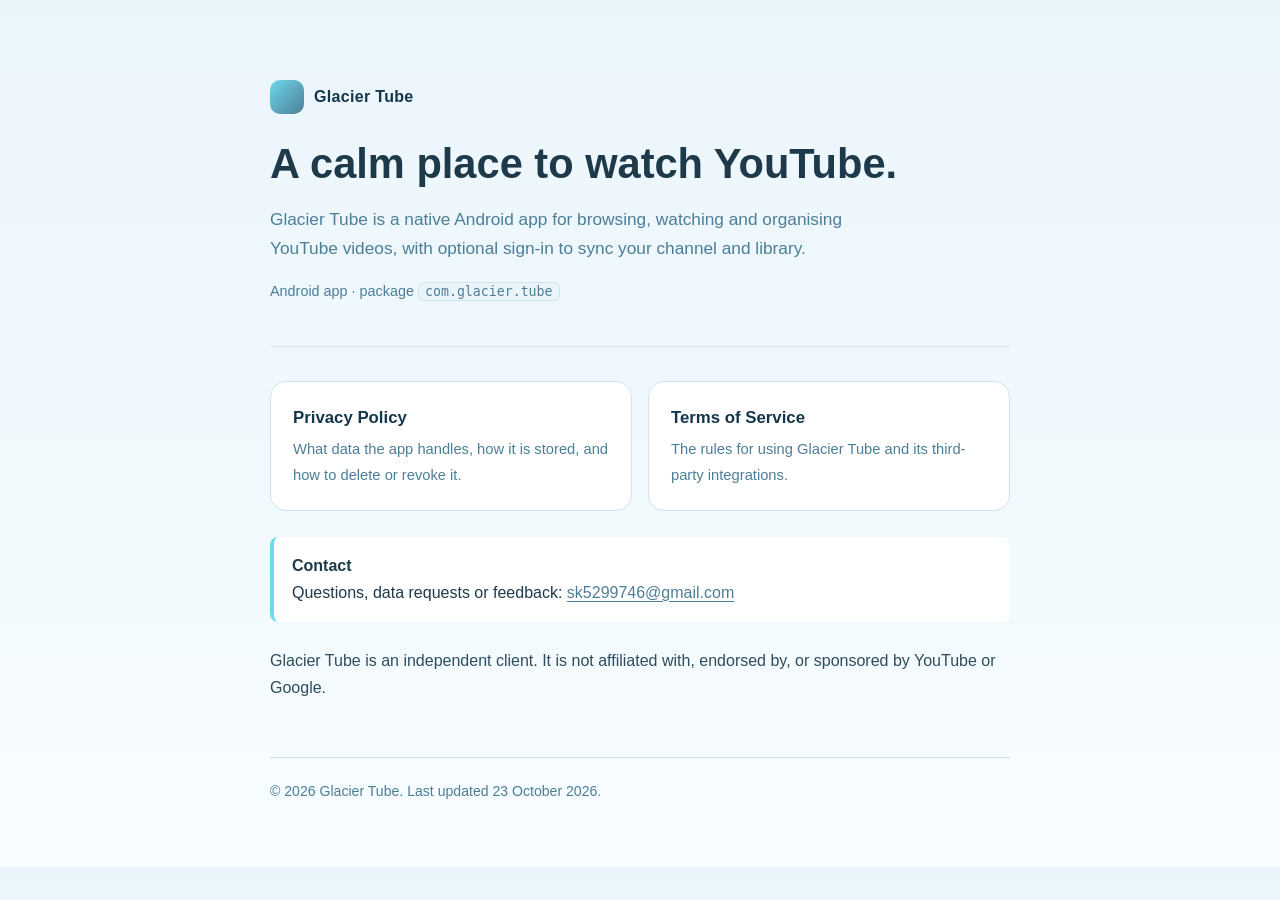
<file: index.html>
<!doctype html>
<html lang="en">
<head>
  <meta charset="utf-8">
  <meta name="viewport" content="width=device-width, initial-scale=1">
  <title>Glacier Tube</title>
  <meta name="description" content="Glacier Tube is a native Android app for browsing and watching YouTube videos.">
  <link rel="stylesheet" href="style.css">
</head>
<body>
  <div class="wrap">
    <header class="site">
      <a class="brand" href="index.html">
        <span class="brand-mark" aria-hidden="true"></span>
        Glacier Tube
      </a>
      <h1>A calm place to watch YouTube.</h1>
      <p class="lede">
        Glacier Tube is a native Android app for browsing, watching and organising
        YouTube videos, with optional sign-in to sync your channel and library.
      </p>
      <p class="meta">Android app &middot; package <code>com.glacier.tube</code></p>
    </header>

    <main>
      <div class="cards">
        <a class="card" href="privacy.html">
          <strong>Privacy Policy</strong>
          <span>What data the app handles, how it is stored, and how to delete or revoke it.</span>
        </a>
        <a class="card" href="terms.html">
          <strong>Terms of Service</strong>
          <span>The rules for using Glacier Tube and its third-party integrations.</span>
        </a>
      </div>

      <div class="notice">
        <strong>Contact</strong><br>
        Questions, data requests or feedback:
        <a href="mailto:sk5299746@gmail.com">sk5299746@gmail.com</a>
      </div>

      <p>
        Glacier Tube is an independent client. It is not affiliated with, endorsed by,
        or sponsored by YouTube or Google.
      </p>
    </main>

    <footer class="site">
      &copy; 2026 Glacier Tube. Last updated 23 October 2026.
    </footer>
  </div>
</body>
</html>
</file>
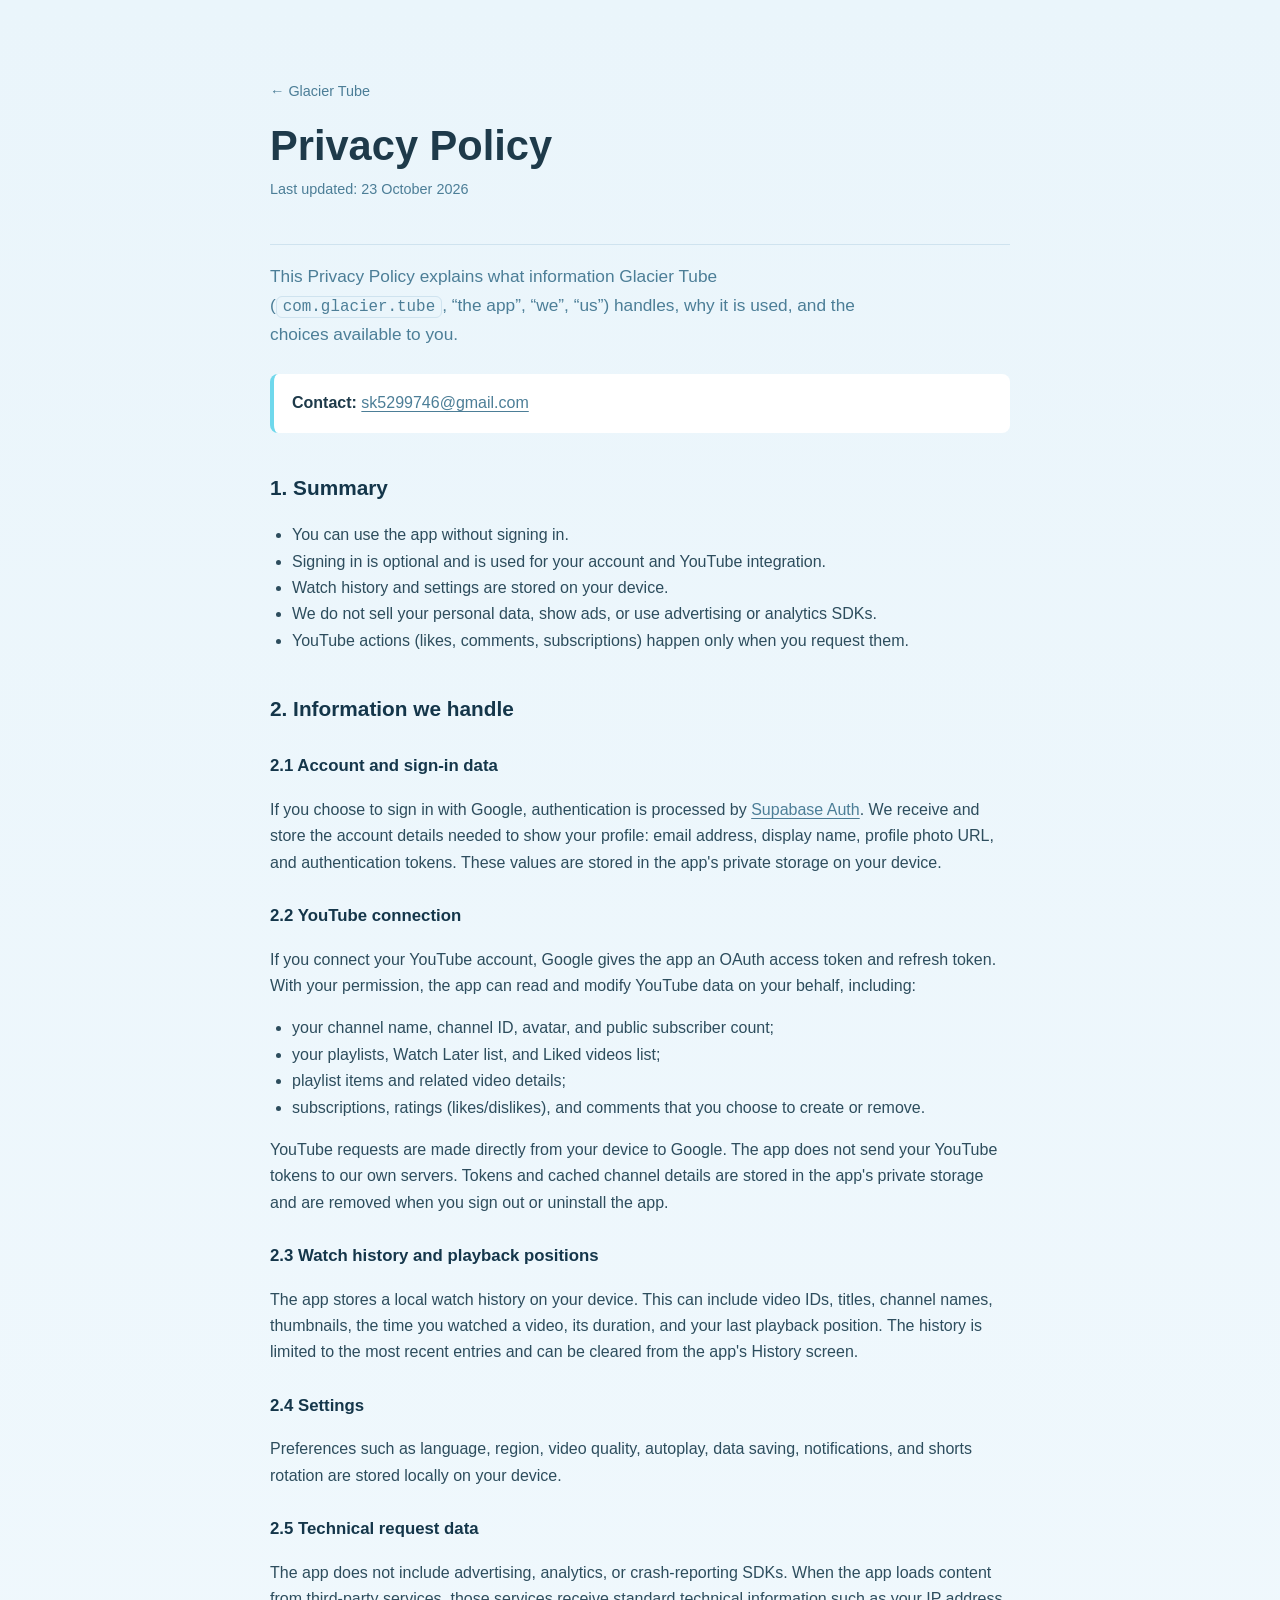
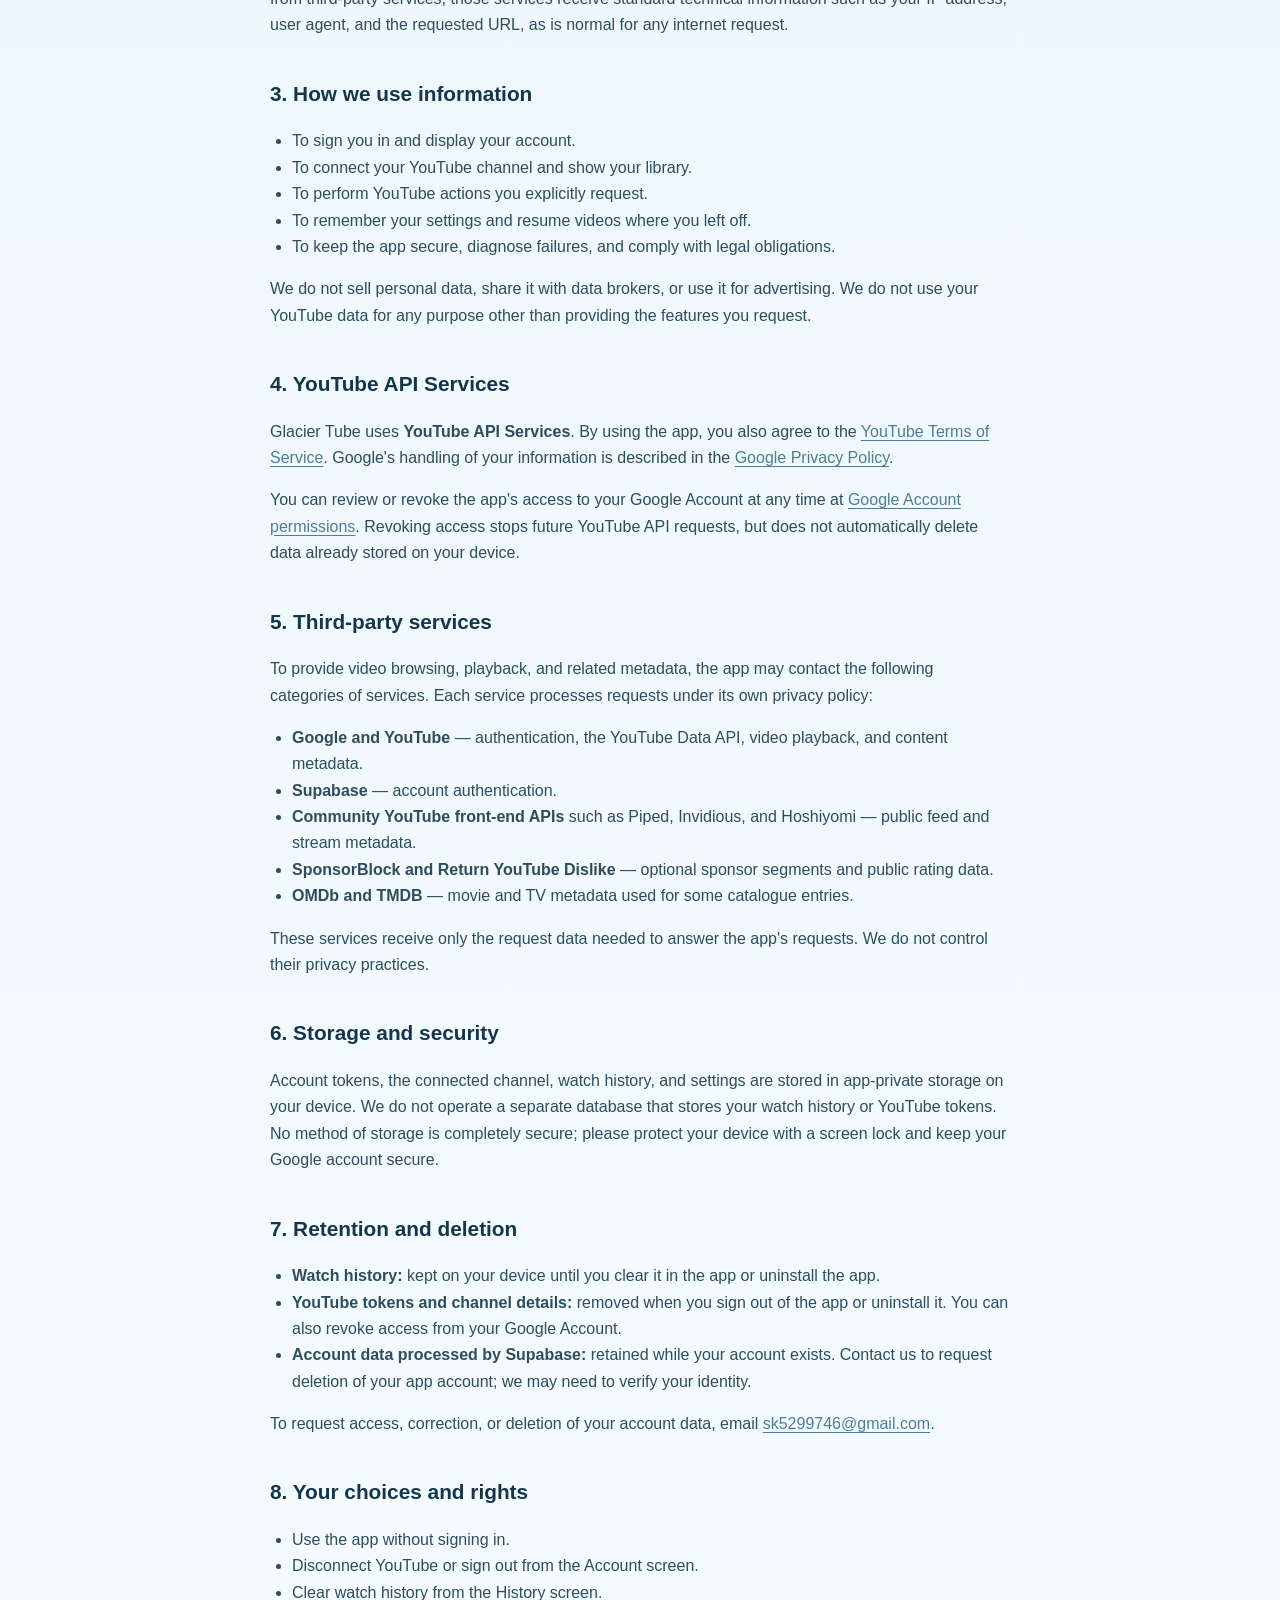
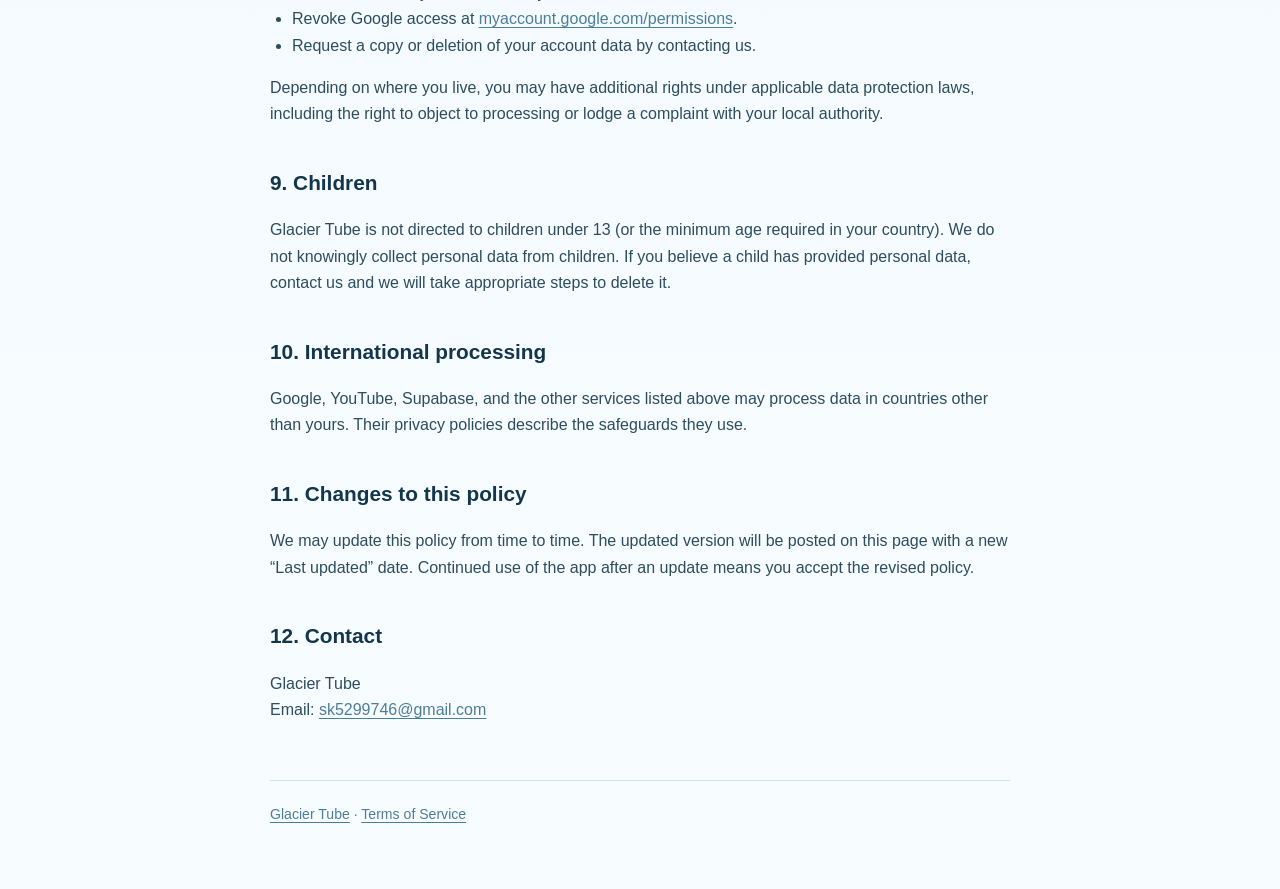
<file: privacy.html>
<!doctype html>
<html lang="en">
<head>
  <meta charset="utf-8">
  <meta name="viewport" content="width=device-width, initial-scale=1">
  <title>Privacy Policy &middot; Glacier Tube</title>
  <meta name="description" content="How Glacier Tube handles your data, including YouTube API Services and account information.">
  <link rel="stylesheet" href="style.css">
</head>
<body>
  <div class="wrap">
    <header class="site">
      <nav class="back"><a href="index.html">&larr; Glacier Tube</a></nav>
      <h1>Privacy Policy</h1>
      <p class="meta">Last updated: 23 October 2026</p>
    </header>

    <main>
      <p class="lede">
        This Privacy Policy explains what information Glacier Tube
        (<code>com.glacier.tube</code>, &ldquo;the app&rdquo;, &ldquo;we&rdquo;,
        &ldquo;us&rdquo;) handles, why it is used, and the choices available to you.
      </p>

      <div class="notice">
        <strong>Contact:</strong>
        <a href="mailto:sk5299746@gmail.com">sk5299746@gmail.com</a>
      </div>

      <h2>1. Summary</h2>
      <ul>
        <li>You can use the app without signing in.</li>
        <li>Signing in is optional and is used for your account and YouTube integration.</li>
        <li>Watch history and settings are stored on your device.</li>
        <li>We do not sell your personal data, show ads, or use advertising or analytics SDKs.</li>
        <li>YouTube actions (likes, comments, subscriptions) happen only when you request them.</li>
      </ul>

      <h2>2. Information we handle</h2>

      <h3>2.1 Account and sign-in data</h3>
      <p>
        If you choose to sign in with Google, authentication is processed by
        <a href="https://supabase.com/privacy" rel="noopener">Supabase Auth</a>.
        We receive and store the account details needed to show your profile:
        email address, display name, profile photo URL, and authentication tokens.
        These values are stored in the app's private storage on your device.
      </p>

      <h3>2.2 YouTube connection</h3>
      <p>
        If you connect your YouTube account, Google gives the app an OAuth access
        token and refresh token. With your permission, the app can read and modify
        YouTube data on your behalf, including:
      </p>
      <ul>
        <li>your channel name, channel ID, avatar, and public subscriber count;</li>
        <li>your playlists, Watch Later list, and Liked videos list;</li>
        <li>playlist items and related video details;</li>
        <li>subscriptions, ratings (likes/dislikes), and comments that you choose to create or remove.</li>
      </ul>
      <p>
        YouTube requests are made directly from your device to Google. The app does
        not send your YouTube tokens to our own servers. Tokens and cached channel
        details are stored in the app's private storage and are removed when you
        sign out or uninstall the app.
      </p>

      <h3>2.3 Watch history and playback positions</h3>
      <p>
        The app stores a local watch history on your device. This can include video
        IDs, titles, channel names, thumbnails, the time you watched a video, its
        duration, and your last playback position. The history is limited to the most
        recent entries and can be cleared from the app's History screen.
      </p>

      <h3>2.4 Settings</h3>
      <p>
        Preferences such as language, region, video quality, autoplay, data saving,
        notifications, and shorts rotation are stored locally on your device.
      </p>

      <h3>2.5 Technical request data</h3>
      <p>
        The app does not include advertising, analytics, or crash-reporting SDKs.
        When the app loads content from third-party services, those services receive
        standard technical information such as your IP address, user agent, and the
        requested URL, as is normal for any internet request.
      </p>

      <h2>3. How we use information</h2>
      <ul>
        <li>To sign you in and display your account.</li>
        <li>To connect your YouTube channel and show your library.</li>
        <li>To perform YouTube actions you explicitly request.</li>
        <li>To remember your settings and resume videos where you left off.</li>
        <li>To keep the app secure, diagnose failures, and comply with legal obligations.</li>
      </ul>
      <p>
        We do not sell personal data, share it with data brokers, or use it for
        advertising. We do not use your YouTube data for any purpose other than
        providing the features you request.
      </p>

      <h2>4. YouTube API Services</h2>
      <p>
        Glacier Tube uses <strong>YouTube API Services</strong>. By using the app, you
        also agree to the
        <a href="https://www.youtube.com/t/terms" rel="noopener">YouTube Terms of Service</a>.
        Google's handling of your information is described in the
        <a href="https://policies.google.com/privacy" rel="noopener">Google Privacy Policy</a>.
      </p>
      <p>
        You can review or revoke the app's access to your Google Account at any time at
        <a href="https://myaccount.google.com/permissions" rel="noopener">Google Account permissions</a>.
        Revoking access stops future YouTube API requests, but does not automatically
        delete data already stored on your device.
      </p>

      <h2>5. Third-party services</h2>
      <p>
        To provide video browsing, playback, and related metadata, the app may contact
        the following categories of services. Each service processes requests under its
        own privacy policy:
      </p>
      <ul>
        <li><strong>Google and YouTube</strong> &mdash; authentication, the YouTube Data API, video playback, and content metadata.</li>
        <li><strong>Supabase</strong> &mdash; account authentication.</li>
        <li><strong>Community YouTube front-end APIs</strong> such as Piped, Invidious, and Hoshiyomi &mdash; public feed and stream metadata.</li>
        <li><strong>SponsorBlock and Return YouTube Dislike</strong> &mdash; optional sponsor segments and public rating data.</li>
        <li><strong>OMDb and TMDB</strong> &mdash; movie and TV metadata used for some catalogue entries.</li>
      </ul>
      <p>
        These services receive only the request data needed to answer the app's
        requests. We do not control their privacy practices.
      </p>

      <h2>6. Storage and security</h2>
      <p>
        Account tokens, the connected channel, watch history, and settings are stored
        in app-private storage on your device. We do not operate a separate database
        that stores your watch history or YouTube tokens. No method of storage is
        completely secure; please protect your device with a screen lock and keep your
        Google account secure.
      </p>

      <h2>7. Retention and deletion</h2>
      <ul>
        <li><strong>Watch history:</strong> kept on your device until you clear it in the app or uninstall the app.</li>
        <li><strong>YouTube tokens and channel details:</strong> removed when you sign out of the app or uninstall it. You can also revoke access from your Google Account.</li>
        <li><strong>Account data processed by Supabase:</strong> retained while your account exists. Contact us to request deletion of your app account; we may need to verify your identity.</li>
      </ul>
      <p>
        To request access, correction, or deletion of your account data, email
        <a href="mailto:sk5299746@gmail.com">sk5299746@gmail.com</a>.
      </p>

      <h2>8. Your choices and rights</h2>
      <ul>
        <li>Use the app without signing in.</li>
        <li>Disconnect YouTube or sign out from the Account screen.</li>
        <li>Clear watch history from the History screen.</li>
        <li>Revoke Google access at <a href="https://myaccount.google.com/permissions" rel="noopener">myaccount.google.com/permissions</a>.</li>
        <li>Request a copy or deletion of your account data by contacting us.</li>
      </ul>
      <p>
        Depending on where you live, you may have additional rights under applicable
        data protection laws, including the right to object to processing or lodge a
        complaint with your local authority.
      </p>

      <h2>9. Children</h2>
      <p>
        Glacier Tube is not directed to children under 13 (or the minimum age required
        in your country). We do not knowingly collect personal data from children. If
        you believe a child has provided personal data, contact us and we will take
        appropriate steps to delete it.
      </p>

      <h2>10. International processing</h2>
      <p>
        Google, YouTube, Supabase, and the other services listed above may process data
        in countries other than yours. Their privacy policies describe the safeguards
        they use.
      </p>

      <h2>11. Changes to this policy</h2>
      <p>
        We may update this policy from time to time. The updated version will be posted
        on this page with a new &ldquo;Last updated&rdquo; date. Continued use of the
        app after an update means you accept the revised policy.
      </p>

      <h2>12. Contact</h2>
      <p>
        Glacier Tube<br>
        Email: <a href="mailto:sk5299746@gmail.com">sk5299746@gmail.com</a>
      </p>
    </main>

    <footer class="site">
      <a href="index.html">Glacier Tube</a> &middot;
      <a href="terms.html">Terms of Service</a>
    </footer>
  </div>
</body>
</html>
</file>
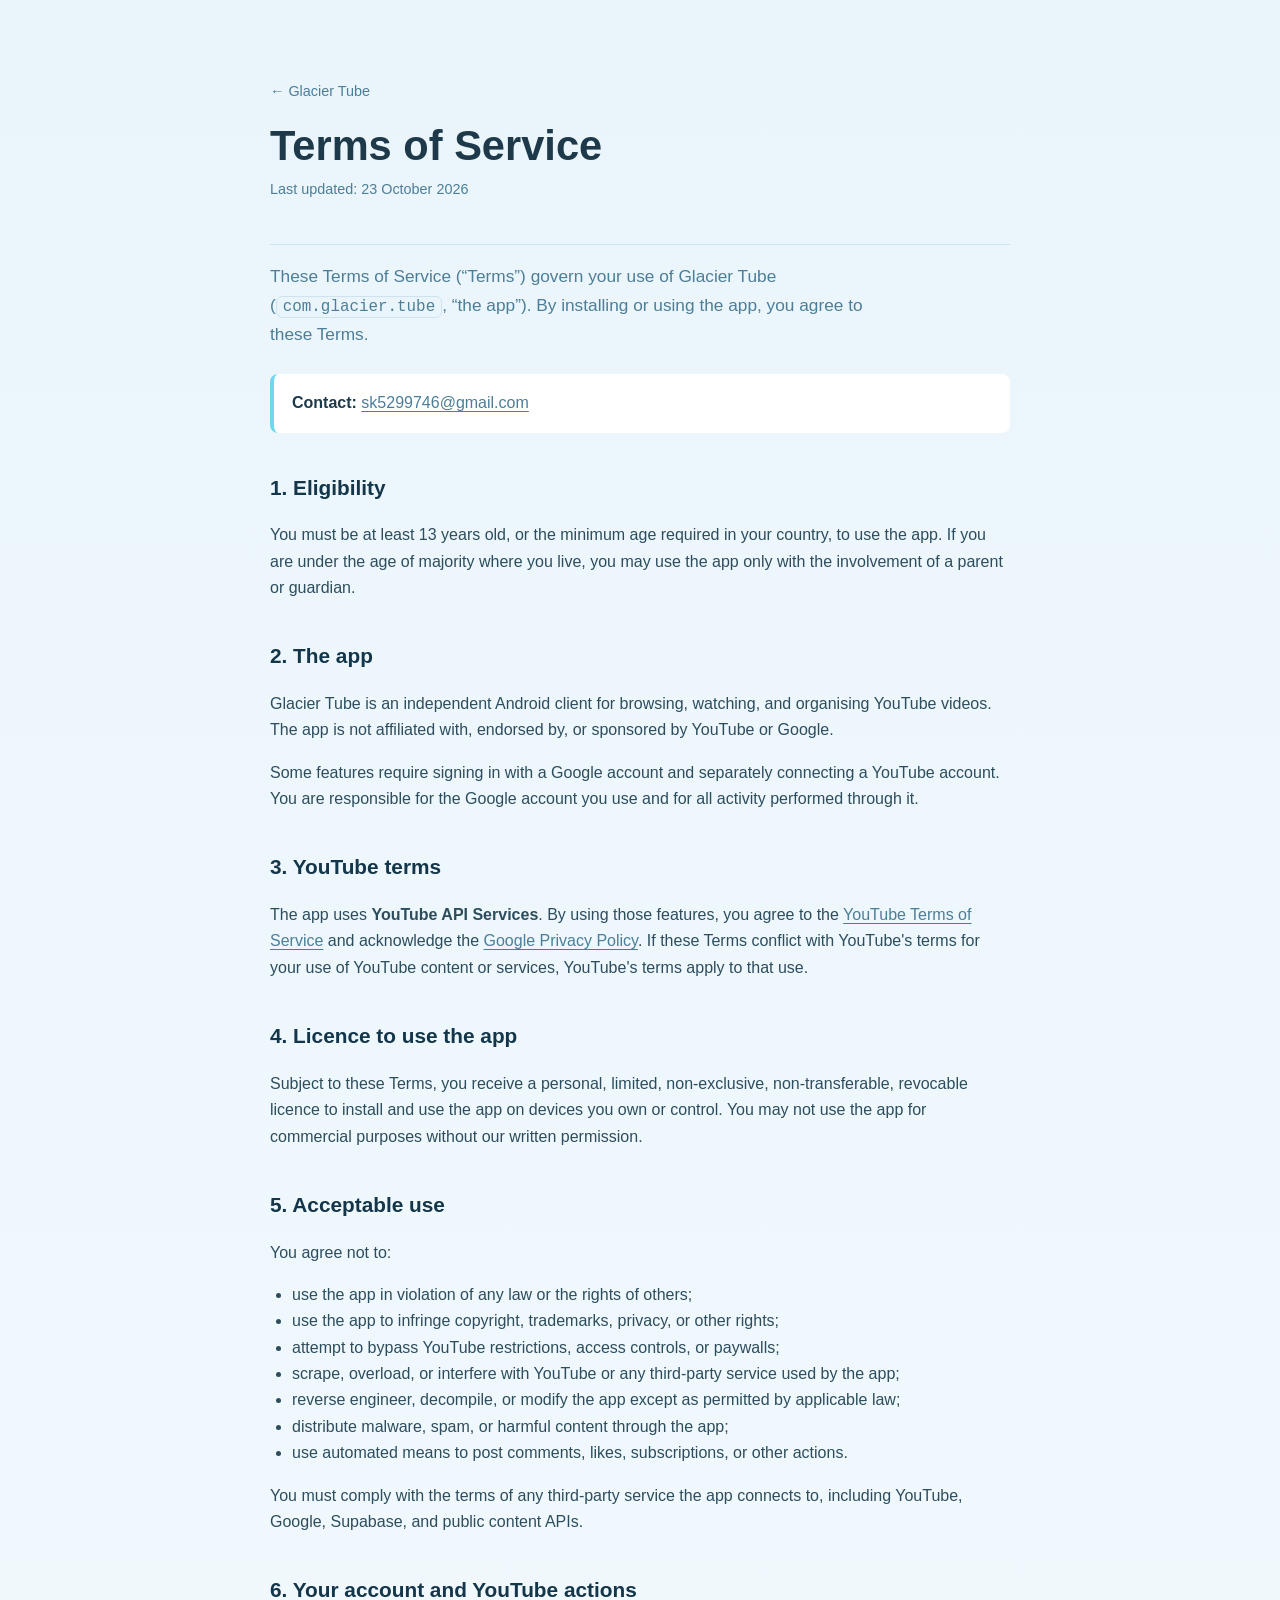
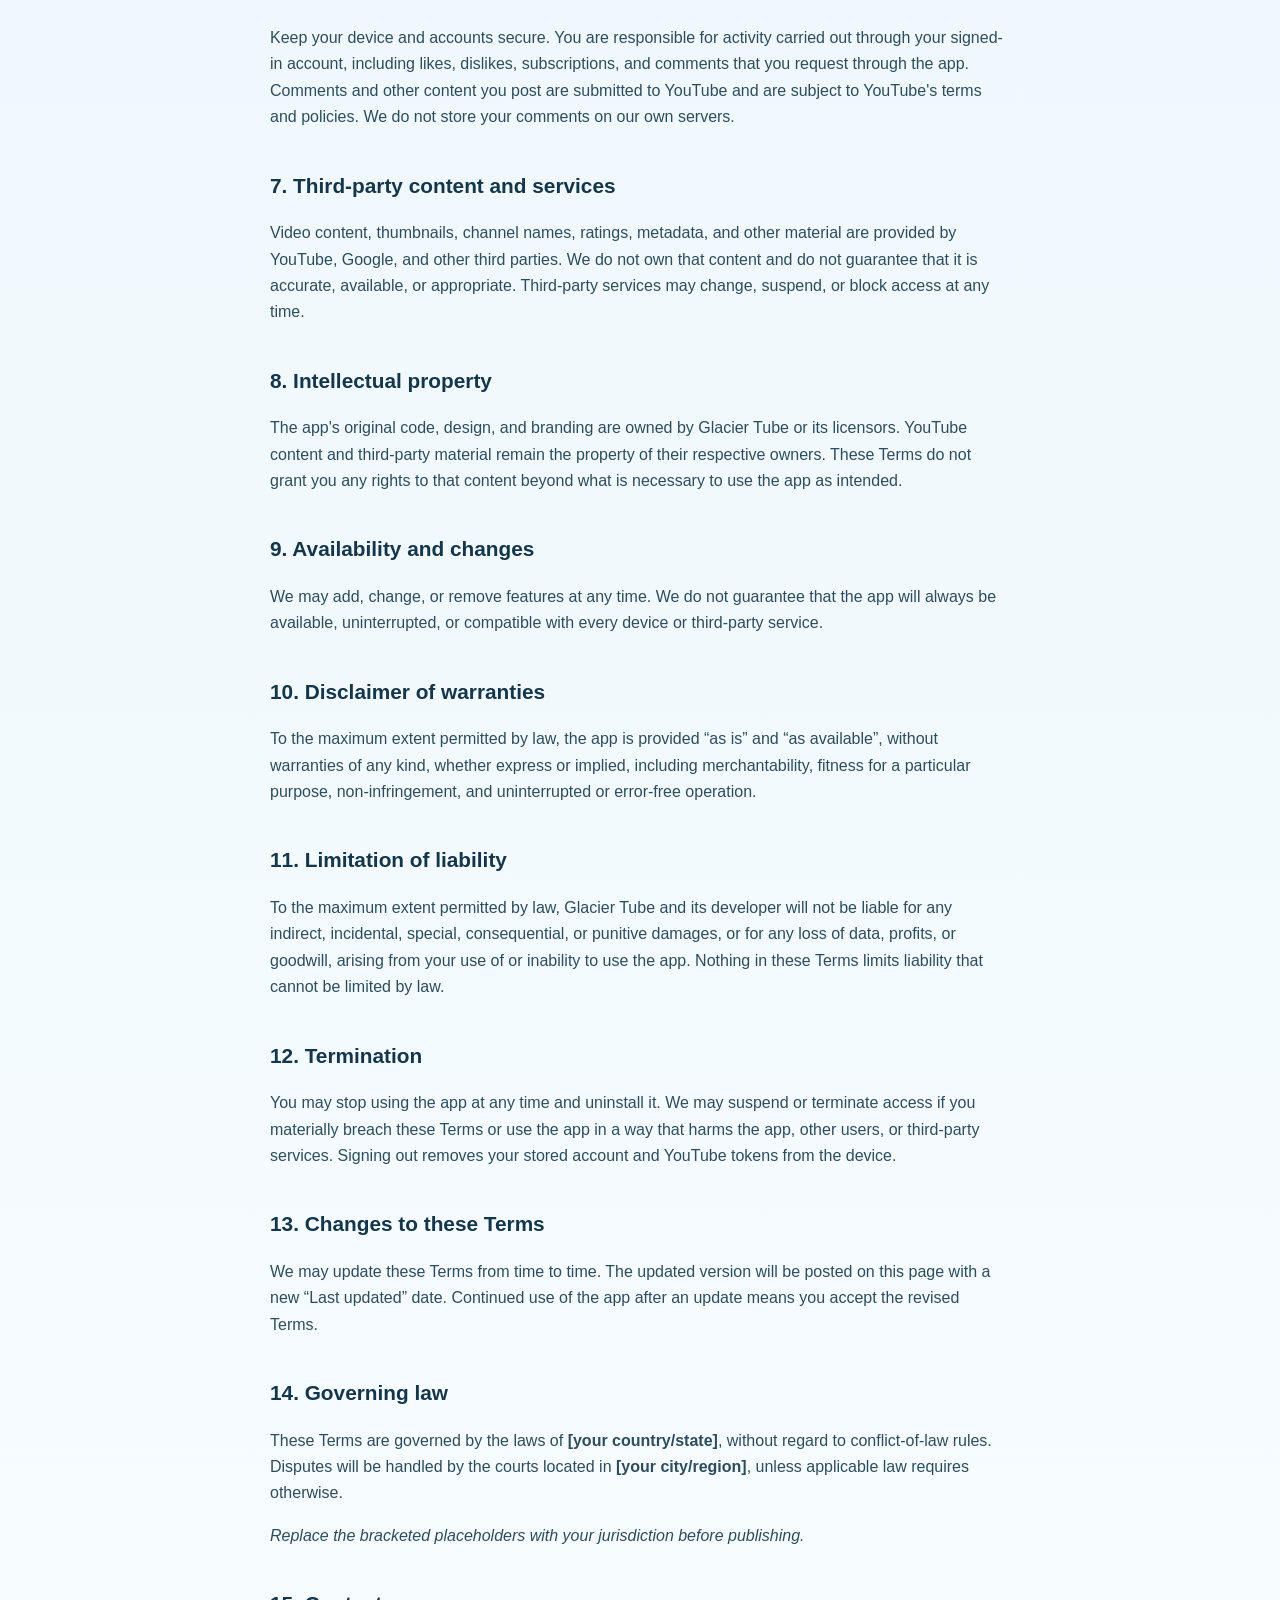
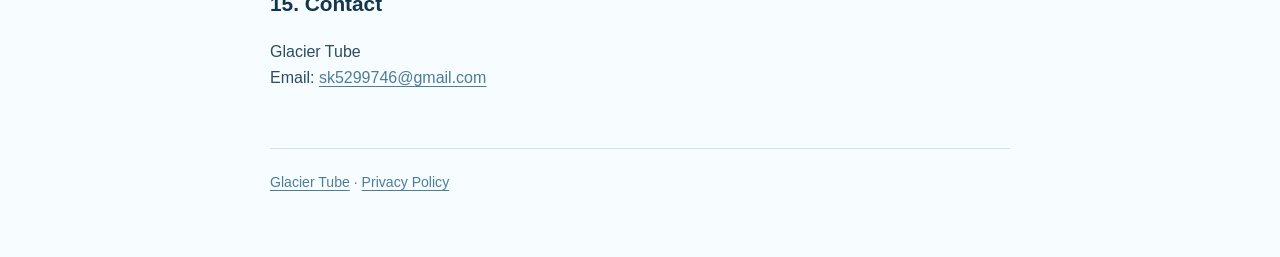
<file: terms.html>
<!doctype html>
<html lang="en">
<head>
  <meta charset="utf-8">
  <meta name="viewport" content="width=device-width, initial-scale=1">
  <title>Terms of Service &middot; Glacier Tube</title>
  <meta name="description" content="Terms of Service for the Glacier Tube Android app.">
  <link rel="stylesheet" href="style.css">
</head>
<body>
  <div class="wrap">
    <header class="site">
      <nav class="back"><a href="index.html">&larr; Glacier Tube</a></nav>
      <h1>Terms of Service</h1>
      <p class="meta">Last updated: 23 October 2026</p>
    </header>

    <main>
      <p class="lede">
        These Terms of Service (&ldquo;Terms&rdquo;) govern your use of Glacier Tube
        (<code>com.glacier.tube</code>, &ldquo;the app&rdquo;). By installing or using
        the app, you agree to these Terms.
      </p>

      <div class="notice">
        <strong>Contact:</strong>
        <a href="mailto:sk5299746@gmail.com">sk5299746@gmail.com</a>
      </div>

      <h2>1. Eligibility</h2>
      <p>
        You must be at least 13 years old, or the minimum age required in your country,
        to use the app. If you are under the age of majority where you live, you may
        use the app only with the involvement of a parent or guardian.
      </p>

      <h2>2. The app</h2>
      <p>
        Glacier Tube is an independent Android client for browsing, watching, and
        organising YouTube videos. The app is not affiliated with, endorsed by, or
        sponsored by YouTube or Google.
      </p>
      <p>
        Some features require signing in with a Google account and separately
        connecting a YouTube account. You are responsible for the Google account you
        use and for all activity performed through it.
      </p>

      <h2>3. YouTube terms</h2>
      <p>
        The app uses <strong>YouTube API Services</strong>. By using those features,
        you agree to the
        <a href="https://www.youtube.com/t/terms" rel="noopener">YouTube Terms of Service</a>
        and acknowledge the
        <a href="https://policies.google.com/privacy" rel="noopener">Google Privacy Policy</a>.
        If these Terms conflict with YouTube's terms for your use of YouTube content or
        services, YouTube's terms apply to that use.
      </p>

      <h2>4. Licence to use the app</h2>
      <p>
        Subject to these Terms, you receive a personal, limited, non-exclusive,
        non-transferable, revocable licence to install and use the app on devices you
        own or control. You may not use the app for commercial purposes without our
        written permission.
      </p>

      <h2>5. Acceptable use</h2>
      <p>You agree not to:</p>
      <ul>
        <li>use the app in violation of any law or the rights of others;</li>
        <li>use the app to infringe copyright, trademarks, privacy, or other rights;</li>
        <li>attempt to bypass YouTube restrictions, access controls, or paywalls;</li>
        <li>scrape, overload, or interfere with YouTube or any third-party service used by the app;</li>
        <li>reverse engineer, decompile, or modify the app except as permitted by applicable law;</li>
        <li>distribute malware, spam, or harmful content through the app;</li>
        <li>use automated means to post comments, likes, subscriptions, or other actions.</li>
      </ul>
      <p>
        You must comply with the terms of any third-party service the app connects to,
        including YouTube, Google, Supabase, and public content APIs.
      </p>

      <h2>6. Your account and YouTube actions</h2>
      <p>
        Keep your device and accounts secure. You are responsible for activity carried
        out through your signed-in account, including likes, dislikes, subscriptions,
        and comments that you request through the app. Comments and other content you
        post are submitted to YouTube and are subject to YouTube's terms and policies.
        We do not store your comments on our own servers.
      </p>

      <h2>7. Third-party content and services</h2>
      <p>
        Video content, thumbnails, channel names, ratings, metadata, and other material
        are provided by YouTube, Google, and other third parties. We do not own that
        content and do not guarantee that it is accurate, available, or appropriate.
        Third-party services may change, suspend, or block access at any time.
      </p>

      <h2>8. Intellectual property</h2>
      <p>
        The app's original code, design, and branding are owned by Glacier Tube or its
        licensors. YouTube content and third-party material remain the property of
        their respective owners. These Terms do not grant you any rights to that
        content beyond what is necessary to use the app as intended.
      </p>

      <h2>9. Availability and changes</h2>
      <p>
        We may add, change, or remove features at any time. We do not guarantee that the
        app will always be available, uninterrupted, or compatible with every device or
        third-party service.
      </p>

      <h2>10. Disclaimer of warranties</h2>
      <p>
        To the maximum extent permitted by law, the app is provided &ldquo;as is&rdquo;
        and &ldquo;as available&rdquo;, without warranties of any kind, whether express
        or implied, including merchantability, fitness for a particular purpose,
        non-infringement, and uninterrupted or error-free operation.
      </p>

      <h2>11. Limitation of liability</h2>
      <p>
        To the maximum extent permitted by law, Glacier Tube and its developer will not
        be liable for any indirect, incidental, special, consequential, or punitive
        damages, or for any loss of data, profits, or goodwill, arising from your use of
        or inability to use the app. Nothing in these Terms limits liability that cannot
        be limited by law.
      </p>

      <h2>12. Termination</h2>
      <p>
        You may stop using the app at any time and uninstall it. We may suspend or
        terminate access if you materially breach these Terms or use the app in a way
        that harms the app, other users, or third-party services. Signing out removes
        your stored account and YouTube tokens from the device.
      </p>

      <h2>13. Changes to these Terms</h2>
      <p>
        We may update these Terms from time to time. The updated version will be posted
        on this page with a new &ldquo;Last updated&rdquo; date. Continued use of the app
        after an update means you accept the revised Terms.
      </p>

      <h2>14. Governing law</h2>
      <p>
        These Terms are governed by the laws of <strong>[your country/state]</strong>,
        without regard to conflict-of-law rules. Disputes will be handled by the courts
        located in <strong>[your city/region]</strong>, unless applicable law requires
        otherwise.
      </p>
      <p>
        <em>Replace the bracketed placeholders with your jurisdiction before publishing.</em>
      </p>

      <h2>15. Contact</h2>
      <p>
        Glacier Tube<br>
        Email: <a href="mailto:sk5299746@gmail.com">sk5299746@gmail.com</a>
      </p>
    </main>

    <footer class="site">
      <a href="index.html">Glacier Tube</a> &middot;
      <a href="privacy.html">Privacy Policy</a>
    </footer>
  </div>
</body>
</html>
</file>
<file: style.css>
:root {
  --night: #1e3a4a;
  --deep: #14364a;
  --mid: #4c7e97;
  --pale: #cfe3ef;
  --snow: #eaf5fb;
  --white: #ffffff;
  --cyan: #6fd8ec;
}

* {
  box-sizing: border-box;
}

body {
  margin: 0;
  background: linear-gradient(180deg, var(--snow) 0%, #f7fcff 100%);
  color: var(--night);
  font-family: -apple-system, BlinkMacSystemFont, "Segoe UI", Roboto, Arial, sans-serif;
  line-height: 1.65;
}

.wrap {
  max-width: 780px;
  margin: 0 auto;
  padding: 32px 20px 64px;
}

header.site {
  padding: 48px 0 28px;
  border-bottom: 1px solid var(--pale);
}

.brand {
  display: inline-flex;
  align-items: center;
  gap: 10px;
  color: var(--deep);
  text-decoration: none;
  font-weight: 700;
  letter-spacing: 0.02em;
}

.brand-mark {
  width: 34px;
  height: 34px;
  border-radius: 10px;
  background: linear-gradient(135deg, var(--cyan), var(--mid));
  display: inline-block;
}

h1 {
  margin: 18px 0 8px;
  font-size: clamp(2rem, 5vw, 2.6rem);
  line-height: 1.15;
}

h2 {
  margin-top: 38px;
  font-size: 1.3rem;
  color: var(--deep);
}

h3 {
  margin-top: 26px;
  font-size: 1.05rem;
  color: var(--deep);
}

p,
li {
  color: #2d4d5d;
}

a {
  color: var(--mid);
  text-underline-offset: 3px;
}

a:hover {
  color: var(--deep);
}

.lede {
  font-size: 1.08rem;
  color: var(--mid);
  max-width: 62ch;
}

.meta {
  color: var(--mid);
  font-size: 0.9rem;
  margin-top: 6px;
}

.cards {
  display: grid;
  gap: 16px;
  grid-template-columns: repeat(auto-fit, minmax(220px, 1fr));
  margin-top: 34px;
}

.card {
  display: block;
  padding: 22px;
  border: 1px solid var(--pale);
  border-radius: 16px;
  background: var(--white);
  text-decoration: none;
  color: inherit;
  transition: transform 0.15s ease, box-shadow 0.15s ease;
}

.card:hover {
  transform: translateY(-2px);
  box-shadow: 0 12px 30px rgba(20, 54, 74, 0.08);
}

.card strong {
  display: block;
  color: var(--deep);
  font-size: 1.05rem;
  margin-bottom: 4px;
}

.card span {
  color: var(--mid);
  font-size: 0.92rem;
}

footer.site {
  margin-top: 56px;
  padding-top: 22px;
  border-top: 1px solid var(--pale);
  color: var(--mid);
  font-size: 0.88rem;
}

.notice {
  margin: 26px 0;
  padding: 16px 18px;
  border-left: 4px solid var(--cyan);
  border-radius: 8px;
  background: var(--white);
}

code {
  background: var(--snow);
  border: 1px solid var(--pale);
  border-radius: 6px;
  padding: 1px 6px;
  font-size: 0.92em;
}

ul {
  padding-left: 22px;
}

nav.back {
  margin-bottom: 8px;
  font-size: 0.9rem;
}

nav.back a {
  text-decoration: none;
}
</file>
